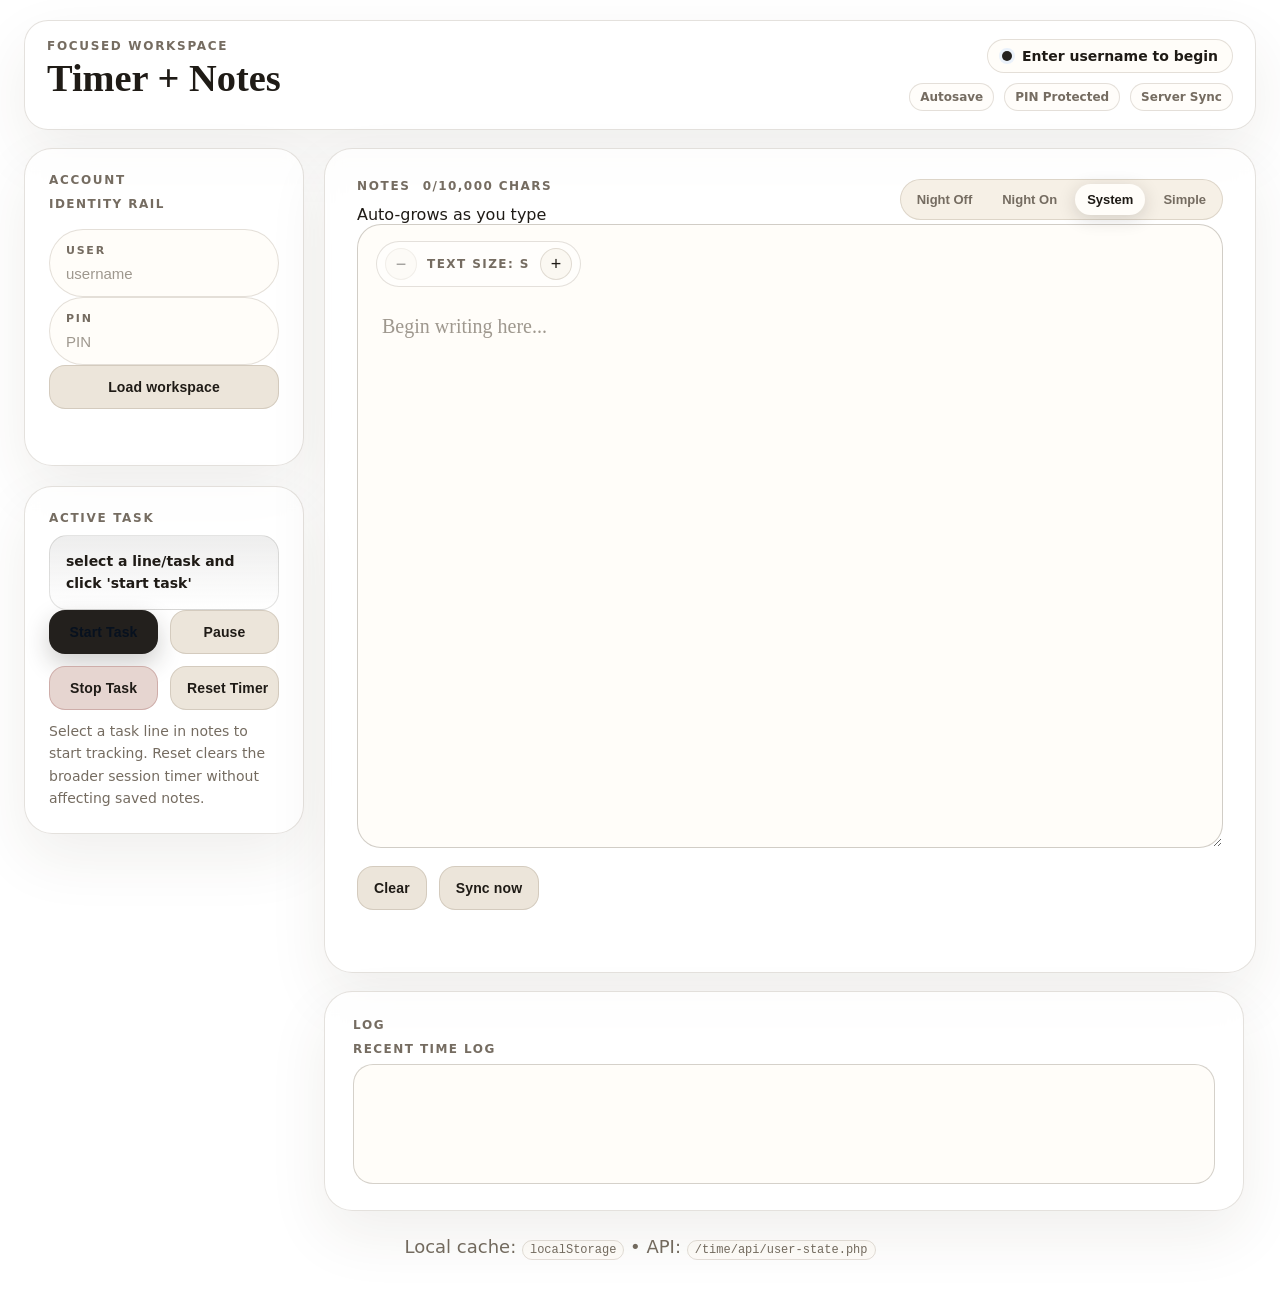
<file: index.html>
<!doctype html>
<html lang="en">
<head>
  <meta charset="utf-8" />
  <meta name="viewport" content="width=device-width,initial-scale=1" />
  <title>Timer + Notes</title>
  <link rel="stylesheet" href="styles.css" />
</head>
<body>
  <main class="container">
    <header class="header panel panelHero compactHeader">
      <div class="heroCopy compactHeroCopy">
        <p class="eyebrow">Focused workspace</p>
        <h1>Timer + Notes</h1>
      </div>

      <div class="headerMeta compactHeaderMeta">
        <div class="status" id="statusPill" title="Local + sync status">
          <span class="dot" id="statusDot"></span>
          <span id="statusText">Ready</span>
        </div>
        <div class="statusChips" aria-hidden="true">
          <span class="chip">Autosave</span>
          <span class="chip">PIN Protected</span>
          <span class="chip">Server Sync</span>
        </div>
      </div>
    </header>

    <section class="workspace">
      <div class="dashboardRow sidebarRail">
        <section class="panel accountPanel" aria-labelledby="accountHeading">
          <div class="panelHeaderStack">
            <p class="eyebrow" id="accountHeading">Account</p>
            <div class="label panelKicker">Identity rail</div>
          </div>

          <div class="accountStack">
            <label class="pillField" for="username">
              <span class="pillLabel">User</span>
              <input id="username" class="input pillInput" type="text" placeholder="username" autocomplete="off" />
            </label>

            <label class="pillField" for="pin">
              <span class="pillLabel">PIN</span>
              <input id="pin" class="input pillInput" type="password" placeholder="PIN" autocomplete="off" />
            </label>

            <button id="loadUserBtn" class="btn secondary userLoadBtn" type="button">Load workspace</button>
          </div>

          <p class="help subtle2 authMessage" id="authMsg"></p>
        </section>

        <section class="panel sidePanel taskPanel">
          <p class="eyebrow">Active task</p>
          <p class="help subtle2 taskStatusCopy highlightedStatus" id="taskStatus">select a line/task and click 'start task'</p>
          <div class="taskActions twoColumnActions">
            <button id="startLapBtn" class="btn" type="button">Start Task</button>
            <button id="pauseLapBtn" class="btn secondary" type="button" disabled>Pause</button>
            <button id="stopLapBtn" class="btn danger" type="button" disabled>Stop Task</button>
            <button id="timerResetBtn" class="btn secondary" type="button">Reset Timer</button>
          </div>
          <p class="help subtle2">Select a task line in notes to start tracking. Reset clears the broader session timer without affecting saved notes.</p>
        </section>
      </div>

      <div class="mainColumn">
        <section class="panel notesPanel editorialPanel">
          <div class="editorHeader">
            <div class="editorTitleBlock">
              <div class="notesHeadingRow">
                <p class="eyebrow">Notes</p>
                <div class="notesCounter" id="notesLabel">0/10,000 chars</div>
              </div>
              <div class="help editorialHelp">Auto-grows as you type</div>
            </div>

            <div class="editorMeta">
              <div class="segmentedControl" role="group" aria-label="Theme mode">
                <button id="themeLightBtn" class="segmentBtn" type="button" data-theme="light" aria-pressed="false">Night Off</button>
                <button id="themeDarkBtn" class="segmentBtn" type="button" data-theme="dark" aria-pressed="false">Night On</button>
                <button id="themeSystemBtn" class="segmentBtn" type="button" data-theme="system" aria-pressed="true">System</button>
                <button id="themeSimpleBtn" class="segmentBtn" type="button" data-theme="simple" aria-pressed="false">Simple</button>
              </div>
            </div>
          </div>

          <div class="editorSurface">
            <div class="editorToolbar" role="toolbar" aria-label="Notes controls">
              <div class="textSizeControls" role="group" aria-label="Text size controls">
                <button id="decreaseTextBtn" class="iconBtn" type="button" aria-label="Decrease notes text size">−</button>
                <span class="toolbarLabel" id="textSizeLabel">Text size: M</span>
                <button id="increaseTextBtn" class="iconBtn" type="button" aria-label="Increase notes text size">+</button>
              </div>
            </div>

            <textarea id="editor" class="textarea"
              rows="10"
              placeholder="Begin writing here..."
              maxlength="10000"
              spellcheck="true"
              aria-label="Notes (max 10,000 characters)"></textarea>
          </div>

        <div class="editorFooterActions">
          <button id="clearBtn" class="btn secondary" type="button">Clear</button>
          <button id="syncBtn" class="btn secondary" type="button">Sync now</button>
        </div>

        <div class="footerHelp" id="limitMsg" aria-live="polite"></div>
      </section>

        <section class="panel logPanel editorialLogPanel">
          <div class="logHeaderRow">
            <div>
              <p class="eyebrow">Log</p>
              <div class="label editorialLogTitle">Recent Time Log</div>
            </div>
          </div>
          <div id="logContainer" class="logContainer"></div>
        </section>
      </div>
    </section>

    <footer class="footer">
      <small class="subtle">
        Local cache: <code>localStorage</code> &bull; API: <code>/time/api/user-state.php</code>
      </small>
    </footer>
  </main>

  <script src="app.js?v=autosave_wpm_1"></script>
</body>
</html>
</file>
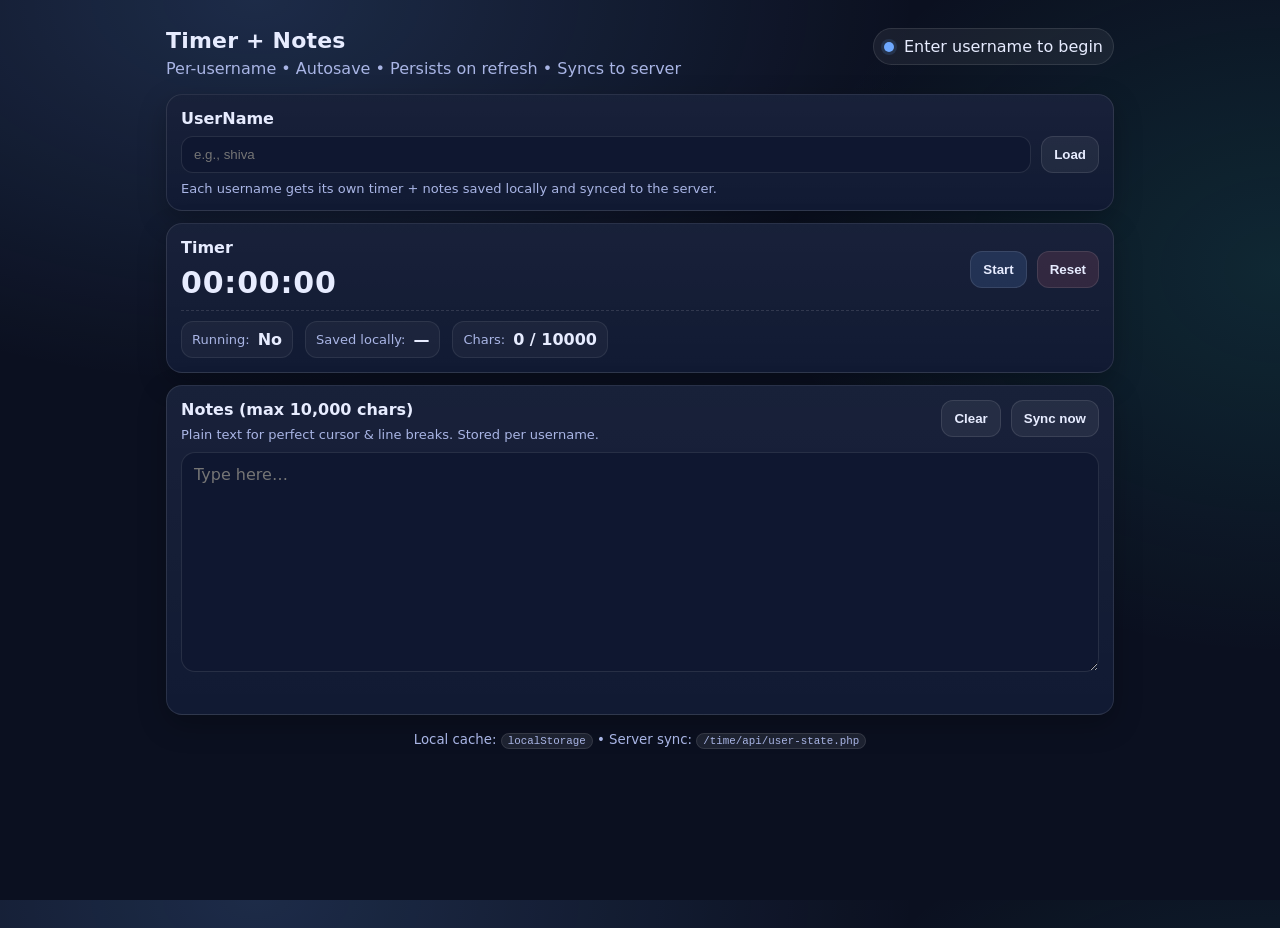
<file: Archive_time_v1/index.html>
<!doctype html>
<html lang="en">
<head>
  <meta charset="utf-8" />
  <meta name="viewport" content="width=device-width,initial-scale=1" />
  <title>Timer + Notes</title>
  <link rel="stylesheet" href="styles.css" />
</head>
<body>
  <main class="container">
    <header class="header">
      <div>
        <h1>Timer + Notes</h1>
        <p class="subtle">Per-username • Autosave • Persists on refresh • Syncs to server</p>
      </div>
      <div class="status" id="statusPill" title="Local + sync status">
        <span class="dot" id="statusDot"></span>
        <span id="statusText">Ready</span>
      </div>
    </header>

    <section class="panel">
      <label class="label" for="username">UserName</label>
      <div class="row">
        <input id="username" class="input" type="text" placeholder="e.g., shiva" autocomplete="off" />
        <button id="loadUserBtn" class="btn secondary" type="button">Load</button>
      </div>
      <p class="help">Each username gets its own timer + notes saved locally and synced to the server.</p>
    </section>

    <section class="panel">
      <div class="timerHeader">
        <div>
          <div class="label">Timer</div>
          <div class="timerValue" id="timerValue">00:00:00</div>
        </div>
        <div class="timerActions">
          <button id="timerToggleBtn" class="btn" type="button">Start</button>
          <button id="timerResetBtn" class="btn danger" type="button">Reset</button>
        </div>
      </div>

      <div class="metaRow">
        <div class="meta">
          <span class="metaKey">Running:</span>
          <span class="metaVal" id="runningVal">No</span>
        </div>
        <div class="meta">
          <span class="metaKey">Saved locally:</span>
          <span class="metaVal" id="savedAtVal">—</span>
        </div>
        <div class="meta">
          <span class="metaKey">Chars:</span>
          <span class="metaVal" id="charCount">0 / 10000</span>
        </div>
      </div>
    </section>

    <section class="panel">
      <div class="editorHeader">
        <div>
          <div class="label">Notes (max 10,000 chars)</div>
          <div class="help">Plain text for perfect cursor & line breaks. Stored per username.</div>
        </div>
        <div class="editorActions">
          <button id="clearBtn" class="btn secondary" type="button">Clear</button>
          <button id="syncBtn" class="btn secondary" type="button">Sync now</button>
        </div>
      </div>

      <textarea id="editor" class="textarea"
        placeholder="Type here…"
        maxlength="10000"
        spellcheck="true"
        aria-label="Notes (max 10,000 characters)"></textarea>

      <div class="footerHelp" id="limitMsg" aria-live="polite"></div>
    </section>

    <footer class="footer">
      <small class="subtle">
        Local cache: <code>localStorage</code> • Server sync: <code>/time/api/user-state.php</code>
      </small>
    </footer>
  </main>

  <!-- cache bust if needed: app.js?v=1 -->
  <script src="app.js"></script>
</body>
</html>
</file>
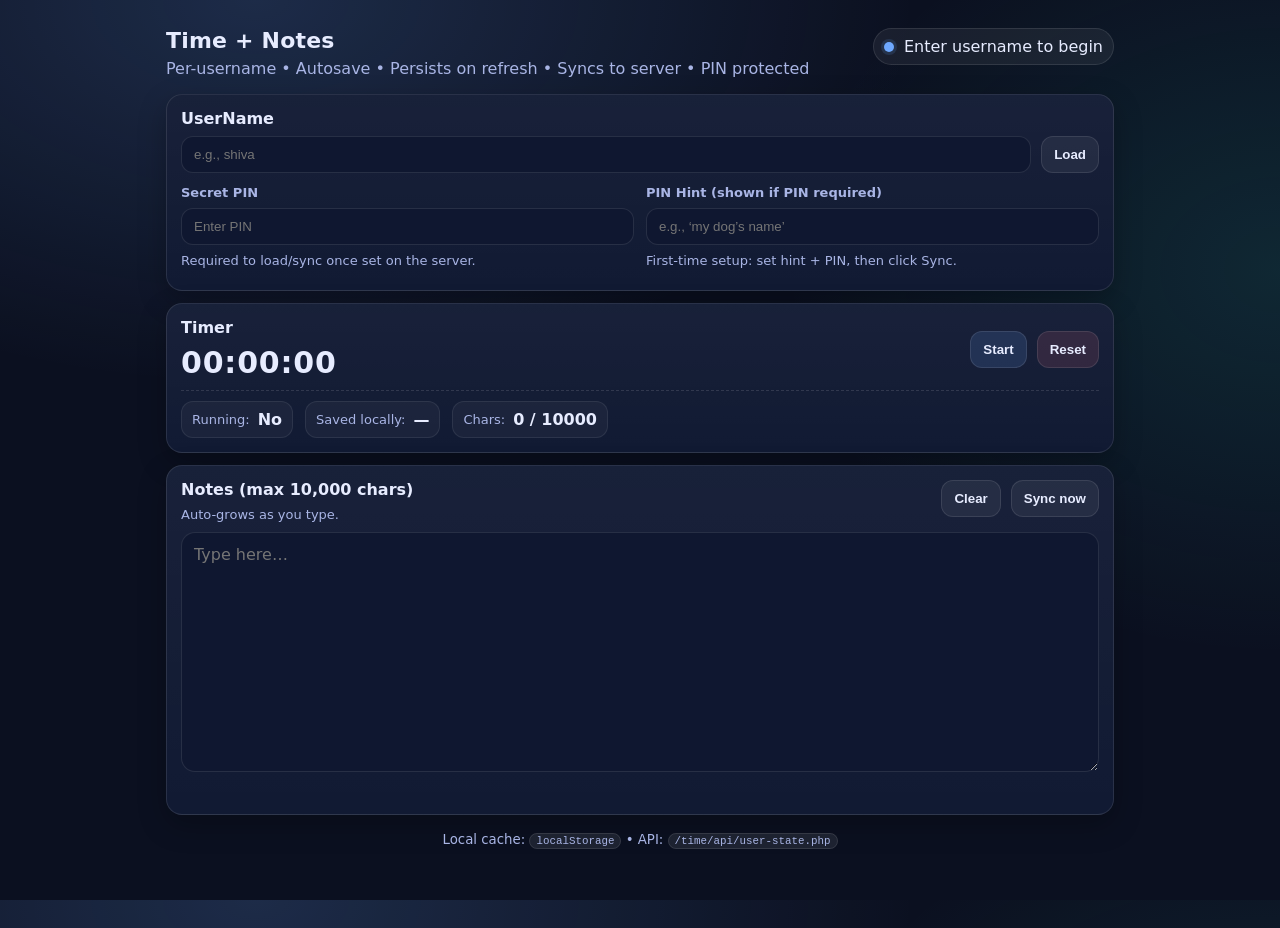
<file: Archive_time_v2/index.html>
<!doctype html>
<html lang="en">
<head>
  <meta charset="utf-8" />
  <meta name="viewport" content="width=device-width,initial-scale=1" />
  <title>Time + Notes</title>
  <link rel="stylesheet" href="styles.css" />
</head>
<body>
  <main class="container">
    <header class="header">
      <div>
        <h1>Time + Notes</h1>
        <p class="subtle">Per-username • Autosave • Persists on refresh • Syncs to server • PIN protected</p>
      </div>
      <div class="status" id="statusPill" title="Local + sync status">
        <span class="dot" id="statusDot"></span>
        <span id="statusText">Ready</span>
      </div>
    </header>

    <section class="panel">
      <label class="label" for="username">UserName</label>
      <div class="row">
        <input id="username" class="input" type="text" placeholder="e.g., shiva" autocomplete="off" />
        <button id="loadUserBtn" class="btn secondary" type="button">Load</button>
      </div>

      <div class="grid2">
        <div>
          <label class="label small" for="pin">Secret PIN</label>
          <input id="pin" class="input" type="password" placeholder="Enter PIN" autocomplete="off" />
          <p class="help">Required to load/sync once set on the server.</p>
        </div>
        <div>
          <label class="label small" for="pinHint">PIN Hint (shown if PIN required)</label>
          <input id="pinHint" class="input" type="text" placeholder="e.g., ‘my dog’s name’" autocomplete="off" />
          <p class="help">First-time setup: set hint + PIN, then click Sync.</p>
        </div>
      </div>

      <p class="help subtle2" id="authMsg"></p>
    </section>

    <section class="panel">
      <div class="timerHeader">
        <div>
          <div class="label">Timer</div>
          <div class="timerValue" id="timerValue">00:00:00</div>
        </div>
        <div class="timerActions">
          <button id="timerToggleBtn" class="btn" type="button">Start</button>
          <button id="timerResetBtn" class="btn danger" type="button">Reset</button>
        </div>
      </div>

      <div class="metaRow">
        <div class="meta">
          <span class="metaKey">Running:</span>
          <span class="metaVal" id="runningVal">No</span>
        </div>
        <div class="meta">
          <span class="metaKey">Saved locally:</span>
          <span class="metaVal" id="savedAtVal">—</span>
        </div>
        <div class="meta">
          <span class="metaKey">Chars:</span>
          <span class="metaVal" id="charCount">0 / 10000</span>
        </div>
      </div>
    </section>

    <section class="panel">
      <div class="editorHeader">
        <div>
          <div class="label">Notes (max 10,000 chars)</div>
          <div class="help">Auto-grows as you type.</div>
        </div>
        <div class="editorActions">
          <button id="clearBtn" class="btn secondary" type="button">Clear</button>
          <button id="syncBtn" class="btn secondary" type="button">Sync now</button>
        </div>
      </div>

      <textarea id="editor" class="textarea"
        rows="10"
        placeholder="Type here…"
        maxlength="10000"
        spellcheck="true"
        aria-label="Notes (max 10,000 characters)"></textarea>

      <div class="footerHelp" id="limitMsg" aria-live="polite"></div>
    </section>

    <footer class="footer">
      <small class="subtle">
        Local cache: <code>localStorage</code> • API: <code>/time/api/user-state.php</code>
      </small>
    </footer>
  </main>

  <script src="app.js?v=pin_autogrow_1"></script>
</body>
</html>
</file>
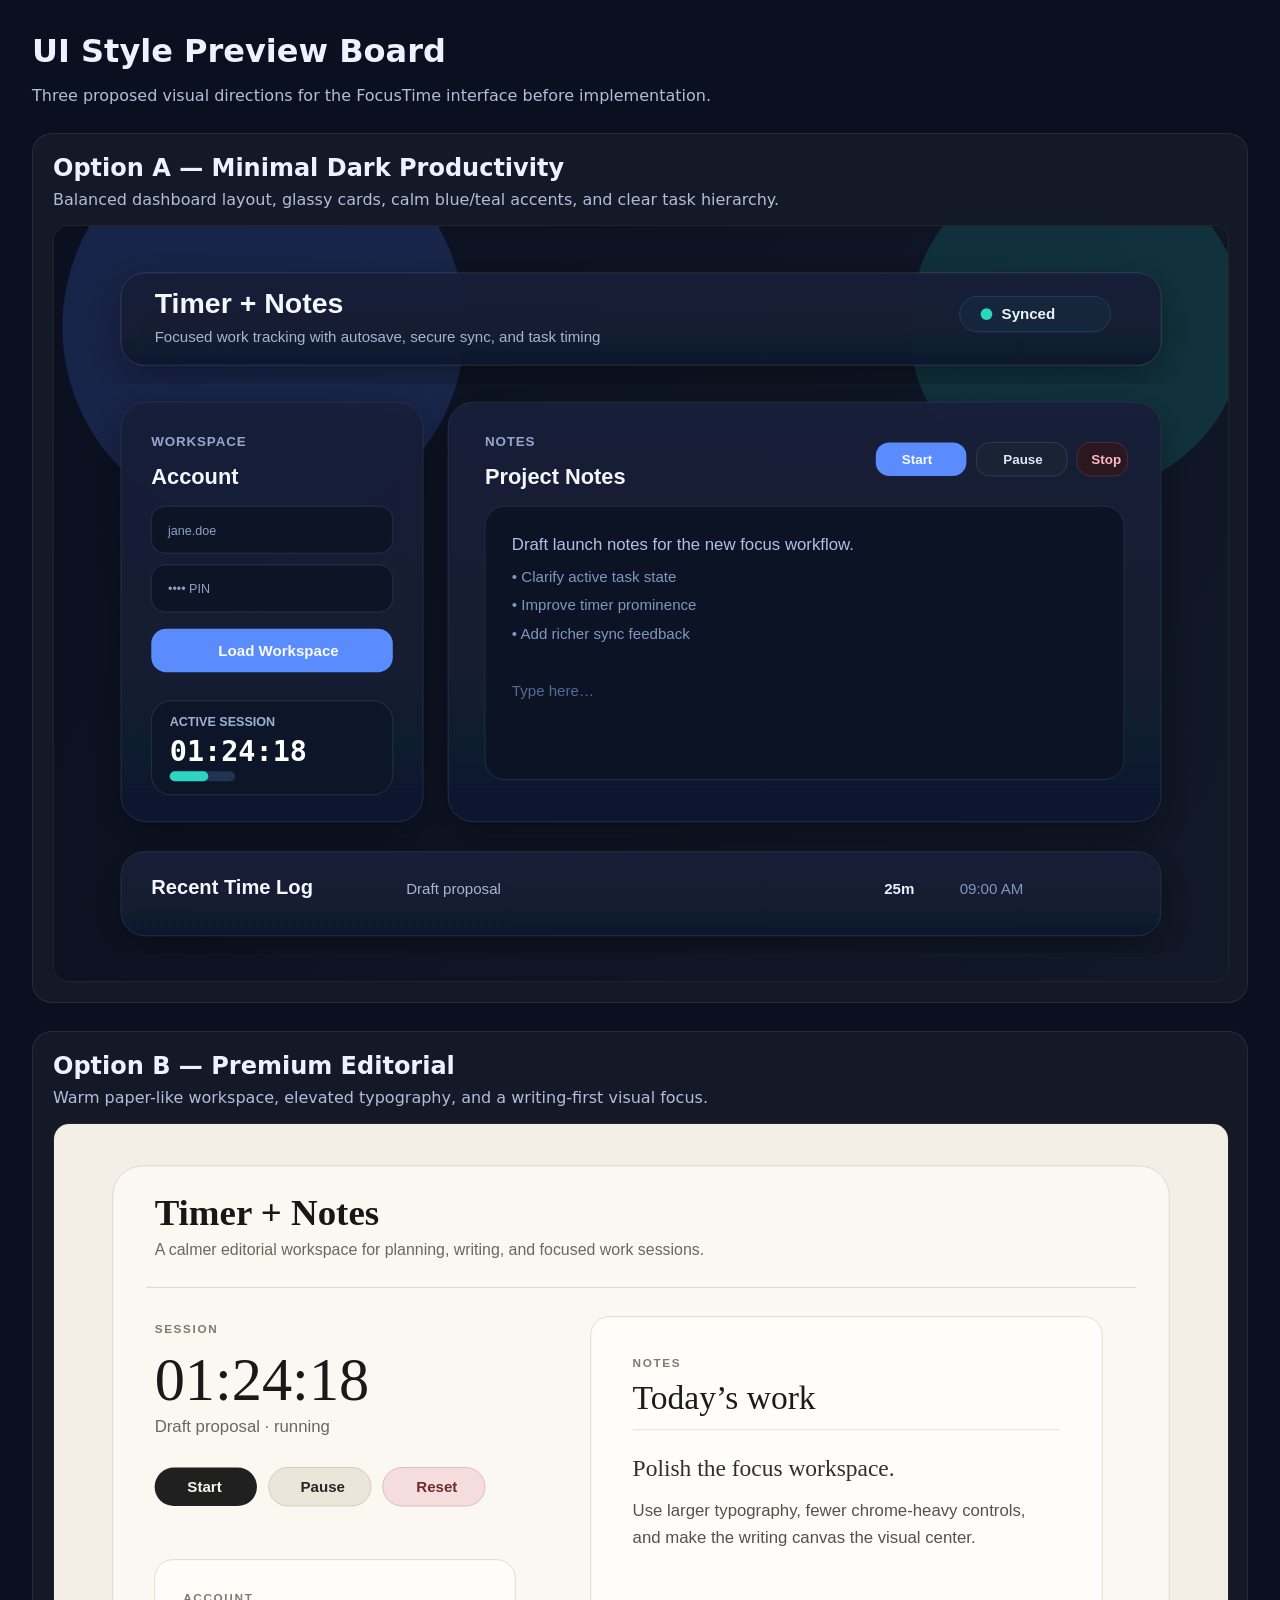
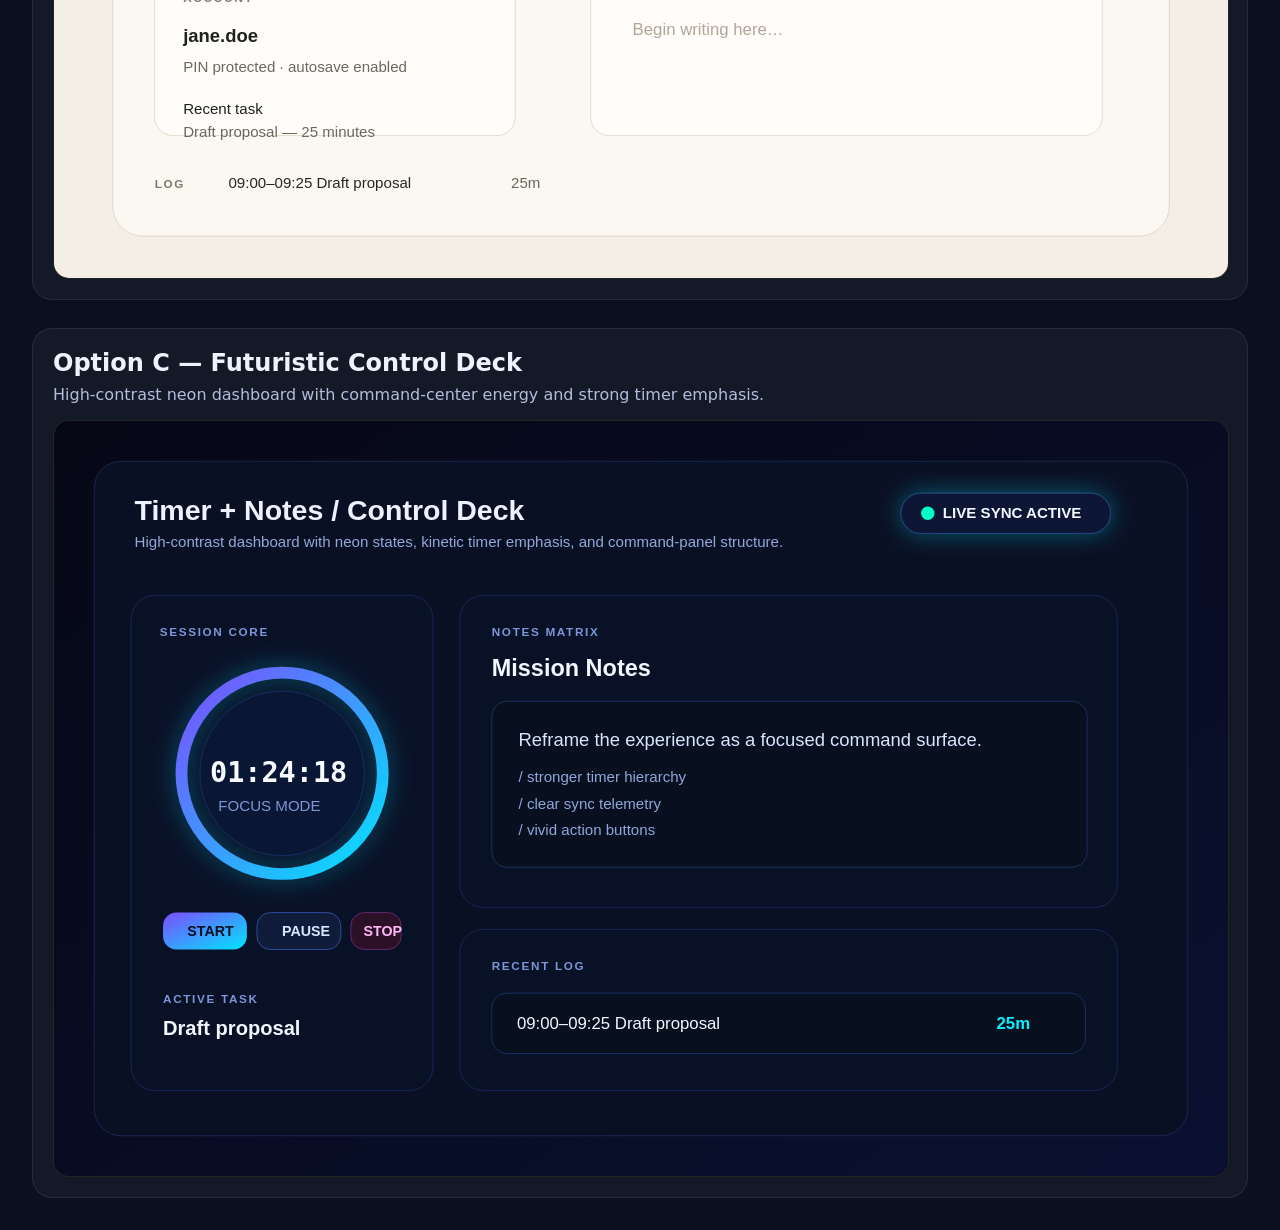
<file: design-previews/index.html>
<!doctype html>
<html lang="en">
<head>
  <meta charset="utf-8" />
  <meta name="viewport" content="width=device-width,initial-scale=1" />
  <title>FocusTime UI Style Previews</title>
  <style>
    body {
      margin: 0;
      font-family: Inter, system-ui, sans-serif;
      background: #0b1020;
      color: #eef2ff;
      padding: 32px;
    }
    h1 { margin: 0 0 8px; }
    p { color: #b2bddb; max-width: 900px; }
    .grid {
      display: grid;
      grid-template-columns: 1fr;
      gap: 28px;
      margin-top: 28px;
    }
    .card {
      background: rgba(255,255,255,.04);
      border: 1px solid rgba(255,255,255,.08);
      border-radius: 20px;
      padding: 20px;
    }
    .card h2 { margin: 0 0 8px; }
    .card p { margin: 0 0 16px; }
    img {
      width: 100%;
      border-radius: 16px;
      display: block;
      border: 1px solid rgba(255,255,255,.08);
      background: #111;
    }
  </style>
</head>
<body>
  <h1>UI Style Preview Board</h1>
  <p>Three proposed visual directions for the FocusTime interface before implementation.</p>
  <div class="grid">
    <section class="card">
      <h2>Option A — Minimal Dark Productivity</h2>
      <p>Balanced dashboard layout, glassy cards, calm blue/teal accents, and clear task hierarchy.</p>
      <img src="minimal-dark.svg" alt="Minimal dark productivity preview" />
    </section>
    <section class="card">
      <h2>Option B — Premium Editorial</h2>
      <p>Warm paper-like workspace, elevated typography, and a writing-first visual focus.</p>
      <img src="premium-editorial.svg" alt="Premium editorial preview" />
    </section>
    <section class="card">
      <h2>Option C — Futuristic Control Deck</h2>
      <p>High-contrast neon dashboard with command-center energy and strong timer emphasis.</p>
      <img src="futuristic-control.svg" alt="Futuristic control deck preview" />
    </section>
  </div>
</body>
</html>
</file>
<file: styles.css>
:root{
  --bg:#f3efe7;
  --bg2:#ece4d8;
  --panel:#fbf8f2;
  --panel-strong:#fffdf9;
  --panel-soft:#f6f0e6;
  --panel-glass:rgba(255,255,255,.72);
  --text:#1f1b16;
  --muted:#756c61;
  --border:rgba(91,73,48,.16);
  --accent:#23201d;
  --accent-soft:#ece5da;
  --good:#4f7b64;
  --warn:#b88436;
  --bad:#9d5757;
  --glow:rgba(35,32,29,.08);
  --shadow:0 24px 60px rgba(66,46,24,.08);
  --editor-font-size:24px;
}

*{ box-sizing:border-box; }

html[data-theme="dark"]{
  --bg:#171411;
  --bg2:#0d0b09;
  --panel:#221c17;
  --panel-strong:#2a221c;
  --panel-soft:#1d1814;
  --text:#f4ece2;
  --muted:#b8aa9b;
  --border:rgba(255,235,214,.12);
  --accent:#f2e7da;
  --accent-soft:#382f28;
  --good:#78b395;
  --warn:#d2a45c;
  --bad:#cf8282;
  --shadow:0 24px 60px rgba(0,0,0,.32);
}

html[data-theme="dark"] .btn{
  color:#1f1b16;
}

html[data-theme="dark"] .btn.secondary,
html[data-theme="dark"] .btn.danger{
  color:var(--text);
}

html[data-theme="simple"]{
  --bg:#ffffff;
  --bg2:#ffffff;
  --panel:transparent;
  --panel-strong:transparent;
  --panel-soft:transparent;
  --panel-glass:transparent;
  --text:#000000;
  --muted:#444444;
  --border:#bfbfbf;
  --accent:#f3f3f3;
  --accent-soft:#f8f8f8;
  --good:#008000;
  --warn:#9a6700;
  --bad:#b00020;
  --glow:transparent;
  --shadow:none;
}

html[data-theme="simple"] body{
  background:#fff;
  color:#000;
  font-family: serif;
}

html[data-theme="simple"] .container{
  max-width:none;
  margin:0;
  padding:8px;
}

html[data-theme="simple"] .panel,
html[data-theme="simple"] .editorSurface,
html[data-theme="simple"] .status,
html[data-theme="simple"] .chip,
html[data-theme="simple"] .textSizeControls,
html[data-theme="simple"] .pillField,
html[data-theme="simple"] .highlightedStatus,
html[data-theme="simple"] .logContainer{
  background:transparent;
  border:0;
  border-radius:0;
  box-shadow:none;
  backdrop-filter:none;
  padding-left:0;
  padding-right:0;
}

html[data-theme="simple"] .panel{
  padding:0;
}

html[data-theme="simple"] .header,
html[data-theme="simple"] .editorHeader,
html[data-theme="simple"] .logHeaderRow{
  gap:12px;
}

html[data-theme="simple"] .workspace{
  grid-template-columns: minmax(220px, 280px) minmax(0, 1fr);
  gap:16px;
}

html[data-theme="simple"] .btn,
html[data-theme="simple"] .segmentBtn,
html[data-theme="simple"] .iconBtn{
  width:auto;
  padding:2px 8px;
  border:1px solid var(--border);
  border-radius:0;
  background:#f5f5f5;
  color:#000;
  box-shadow:none;
  font-weight:400;
}

html[data-theme="simple"] .segmentBtn[aria-pressed="true"]{
  background:#e9e9e9;
}

html[data-theme="simple"] .input,
html[data-theme="simple"] .textarea{
  background:#fff;
  border:1px solid var(--border);
  border-radius:0;
  color:#000;
  font-family: serif;
}

html[data-theme="simple"] .textarea{
  min-height:420px;
  line-height:1.5;
  padding:8px;
}

html[data-theme="simple"] .editorToolbar{
  padding:0 0 8px;
}

html[data-theme="simple"] .subtle,
html[data-theme="simple"] .subtle2,
html[data-theme="simple"] .eyebrow,
html[data-theme="simple"] .notesCounter,
html[data-theme="simple"] .toolbarLabel,
html[data-theme="simple"] .editorialLogTitle,
html[data-theme="simple"] .pillLabel{
  color:#000;
  letter-spacing:normal;
  text-transform:none;
}

html[data-theme="simple"] h1{
  font-family: serif;
}


.notesHeadingRow{
  display:flex;
  align-items:center;
  gap:12px;
  flex-wrap:wrap;
}

.notesHeadingRow .eyebrow{
  margin:0;
}

.notesCounter,
.toolbarLabel,
.editorialLogTitle{
  font-size:13px;
  font-weight:600;
  color:var(--muted);
}

.editorTitleBlock{
  display:flex;
  flex-direction:column;
  gap:6px;
}

.segmentedControl{
  display:inline-flex;
  gap:6px;
  padding:4px;
  background:var(--panel-soft);
  border:1px solid var(--border);
  border-radius:999px;
}

.segmentBtn{
  border:0;
  background:transparent;
  color:var(--muted);
  padding:8px 12px;
  border-radius:999px;
  font-size:13px;
  font-weight:700;
  cursor:pointer;
}

.segmentBtn[aria-pressed="true"]{
  background:var(--panel-strong);
  color:var(--text);
  box-shadow:0 4px 18px rgba(66,46,24,.08);
}

.editorSurface{
  background: var(--panel-strong);
  border: 1px solid rgba(91,73,48,.12);
  border-radius: 22px;
}

.editorToolbar{
  display:flex;
  align-items:center;
  justify-content:flex-start;
  padding:14px 18px 0;
}

.textSizeControls{
  display:inline-flex;
  align-items:center;
  gap:10px;
  padding:6px 8px;
  background:rgba(255,255,255,.55);
  border:1px solid var(--border);
  border-radius:999px;
}

.iconBtn{
  width:32px;
  height:32px;
  border-radius:50%;
  border:1px solid var(--border);
  background:var(--panel);
  color:var(--text);
  cursor:pointer;
  font-size:18px;
  line-height:1;
}

.iconBtn:disabled{
  opacity:.45;
  cursor:not-allowed;
}
html,body{ min-height:100%; }
body{
  margin:0;
  font-family: Inter, ui-sans-serif, system-ui, -apple-system, Segoe UI, Roboto, Helvetica, Arial, sans-serif;
  background: linear-gradient(180deg, var(--bg) 0%, var(--bg-alt) 100%);
  color:var(--text);
}

html[data-theme="dark"]{
  --bg:#050816;
  --bg2:#091120;
  --panel:#0c1627;
  --panel-strong:#101e34;
  --panel-soft:#0b1325;
  --panel-glass:rgba(11,20,37,.88);
  --text:#ecf7ff;
  --muted:#88a0c0;
  --border:rgba(0,229,255,.16);
  --accent:#1df2ff;
  --accent-soft:#11253b;
  --good:#67ffba;
  --warn:#ffd45f;
  --bad:#ff5ca8;
  --glow:rgba(0,229,255,.18);
  --shadow:0 30px 90px rgba(0,0,0,.45);
}

.container{
  max-width: 1380px;
  margin: 0 auto;
  padding: 20px 24px 32px;
}

.header{
  display:flex;
  justify-content:space-between;
  align-items:flex-start;
  gap:18px;
  margin-bottom:18px;
}

.panel{
  background: var(--panel-glass);
  border: 1px solid var(--border);
  border-radius: 28px;
  padding: 24px;
  box-shadow: var(--shadow);
  backdrop-filter: blur(10px);
}

.compactHeader{
  padding: 16px 20px;
  border-radius: 22px;
}

.compactHeader{
  padding: 18px 22px;
  border-radius: 24px;
}

.panelHero{
  background: color-mix(in srgb, var(--panel-glass) 88%, white 12%);
}

.compactHeroCopy h1{
  font-size: clamp(1.8rem, 3vw, 2.6rem);
}

.compactHeroCopy .eyebrow{
  margin-bottom: 6px;
}

.heroCopy{ max-width: 760px; }
.compactHeroCopy h1{ font-size: clamp(1.95rem, 3vw, 2.9rem); }
.compactHeroCopy .eyebrow{ margin-bottom: 6px; }
.heroSubtle{ max-width: 58ch; font-size: 15px; margin-top: 10px; }

.eyebrow{
  margin:0 0 12px;
  color:var(--muted);
  font-size:12px;
  font-weight:700;
  letter-spacing:.14em;
  text-transform:uppercase;
  color:var(--muted);
}

.eyebrow{ margin:0 0 10px; }

h1{
  margin:0;
  font-family: Georgia, "Times New Roman", serif;
  font-size:clamp(2rem, 4vw, 3.7rem);
  line-height:1.02;
  color:var(--text);
}

.subtle{ color:var(--muted); margin:14px 0 0; font-size:18px; line-height:1.6; }
.subtle2{ color:var(--muted); margin:10px 0 0; font-size:14px; line-height:1.6; }
.label{ display:block; font-weight:600; margin-bottom:8px; font-size:14px; }
.panelKicker,
.notesCounter,
.toolbarLabel,
.editorialLogTitle,
.taskSignalLabel{
  font-size:12px;
  font-weight:700;
  color:var(--muted);
  text-transform:uppercase;
  letter-spacing:.12em;
}

.headerMeta{
  display:flex;
  flex-direction:column;
  align-items:flex-end;
  gap:12px;
  min-width:240px;
}

.compactHeaderMeta{
  gap: 10px;
}

.status{
  display:flex;
  align-items:center;
  gap:10px;
  background: var(--panel-strong);
  border: 1px solid var(--border);
  padding: 8px 14px;
  border-radius: 999px;
  user-select:none;
  font-size:14px;
  font-weight:700;
}

.dot{
  width:10px;
  height:10px;
  border-radius:50%;
  background: var(--good);
  box-shadow: 0 0 0 4px color-mix(in srgb, var(--good) 18%, transparent);
}

html[data-theme="dark"] .dot{ box-shadow:0 0 0 4px rgba(242,201,76,.2); }

.statusChips,
.commandBadges,
.editorMeta{
  display:flex;
  flex-wrap:wrap;
  gap:10px;
}

.chip{
  display:inline-flex;
  align-items:center;
  border-radius:999px;
  border:1px solid var(--border);
  background: color-mix(in srgb, var(--panel-strong) 74%, transparent);
  color:var(--muted);
  padding:6px 10px;
  font-size:12px;
  font-weight:600;
}

.workspace{
  display:grid;
  grid-template-columns: minmax(220px, 280px) minmax(0, 1.25fr);
  gap:20px;
  align-items:start;
}

.sidebarRail,
.mainColumn{
  display:flex;
  flex-direction:column;
  gap:18px;
}

.workspace{ gap:20px; }
.dashboardRow{
  display:flex;
  flex-direction:column;
  gap:20px;
  align-items:stretch;
}

.accountPanel,
.commandPanel,
.notesPanel,
.logPanel{
  position:relative;
  overflow:hidden;
}

html[data-theme="dark"] .accountPanel,
html[data-theme="dark"] .commandPanel,
html[data-theme="dark"] .notesPanel,
html[data-theme="dark"] .logPanel,
html[data-theme="dark"] .header{
  box-shadow:
    0 0 0 1px rgba(0,229,255,.06),
    0 24px 70px rgba(0,0,0,.45),
    0 0 40px rgba(0,229,255,.05);
}

html[data-theme="dark"] .commandPanel::before,
html[data-theme="dark"] .notesPanel::before{
  content:"";
  position:absolute;
  inset:-1px;
  background:linear-gradient(135deg, rgba(0,229,255,.16), transparent 35%, rgba(124,255,178,.12) 65%, transparent 100%);
  pointer-events:none;
  mask:linear-gradient(#fff 0 0) content-box, linear-gradient(#fff 0 0);
  -webkit-mask:linear-gradient(#fff 0 0) content-box, linear-gradient(#fff 0 0);
  padding:1px;
  border-radius:inherit;
  -webkit-mask-composite:xor;
  mask-composite:exclude;
}

.panelHeaderStack{ margin-bottom: 18px; }
.commandHeader,
.editorHeader,
.logHeaderRow{
  display:flex;
  justify-content:space-between;
  gap:18px;
  align-items:flex-start;
}

.commandHeader{ margin-bottom: 18px; }
.commandBadges,
.editorMeta{ display:flex; flex-wrap:wrap; gap:10px; align-items:center; justify-content:flex-end; }

.accountStack{ gap:12px; }
.pillField{
  display:flex;
  flex-direction:column;
  gap:8px;
  padding:14px 16px;
  border:1px solid var(--border);
  border-radius:999px;
  background:var(--panel-strong);
}

.pillLabel{
  font-size:11px;
  font-weight:800;
  letter-spacing:.16em;
  text-transform:uppercase;
  color:var(--muted);
}

.input{
  width:100%;
  background: transparent;
  border: 0;
  color: var(--text);
  outline: none;
  font-size: 15px;
  padding:0;
}

.input::placeholder,
.textarea::placeholder{ color:color-mix(in srgb, var(--muted) 70%, transparent); }

.userLoadBtn,
.btn{ width:100%; }
.btn{
  border: 1px solid transparent;
  background: var(--accent);
  color: #07111f;
  padding: 13px 16px;
  border-radius: 16px;
  cursor:pointer;
  font-weight:700;
  font-size:14px;
  letter-spacing:.01em;
  transition: transform .04s ease, opacity .15s ease, background .15s ease, box-shadow .15s ease;
  white-space:nowrap;
  box-shadow: 0 10px 24px color-mix(in srgb, var(--accent) 22%, transparent);
}
.btn:hover{ opacity:.95; }
.btn:active{ transform: translateY(1px); }
.btn.secondary{
  background: var(--accent-soft);
  color: var(--text);
  border-color: var(--border);
  box-shadow:none;
}

.btn.danger{
  background: color-mix(in srgb, var(--bad) 22%, var(--panel));
  color: var(--text);
  border-color: color-mix(in srgb, var(--bad) 32%, transparent);
  box-shadow:none;
}

.authMessage{ min-height: 22px; }

.taskActions{
  display:grid;
  gap:12px;
}

.taskActions .btn{
  width:100%;
}


.taskSignalBand{
  padding:18px;
  border-radius:22px;
  background: linear-gradient(135deg, color-mix(in srgb, var(--panel-strong) 85%, transparent), color-mix(in srgb, var(--accent-soft) 85%, transparent));
  border:1px solid var(--border);
  margin-bottom:16px;
}

.highlightedStatus{
  margin:10px 0 0;
  padding:18px;
  border-radius:18px;
  background: linear-gradient(180deg, color-mix(in srgb, var(--glow) 50%, transparent), color-mix(in srgb, var(--panel-strong) 88%, transparent));
  border: 1px solid color-mix(in srgb, var(--accent) 18%, var(--border));
  color: var(--text);
  font-weight: 700;
  line-height:1.6;
  box-shadow: inset 0 0 0 1px rgba(255,255,255,.02);
}

html[data-theme="dark"] .commandPanel.is-running .highlightedStatus{
  box-shadow: 0 0 0 1px rgba(0,229,255,.12), 0 0 28px rgba(0,229,255,.14);
  border-color: rgba(0,229,255,.35);
}

html[data-theme="dark"] .commandPanel.is-paused .highlightedStatus{
  box-shadow: 0 0 0 1px rgba(255,212,95,.12), 0 0 28px rgba(255,212,95,.12);
  border-color: rgba(255,212,95,.34);
}

.notesPanel{
  min-height: 78vh;
}

.logPanel{
  max-width: 920px;
}

.editorialPanel{
  min-height: 780px;
}

.commandActions{ grid-template-columns: repeat(2, minmax(0, 1fr)); }
.commandHelp{ max-width: 70ch; }

.notesPanel{ padding:30px 32px; min-height: 72vh; }
.editorialPanel{ min-height: 780px; }
.notesHeadingRow{ display:flex; align-items:center; gap:12px; flex-wrap:wrap; }
.notesHeadingRow .eyebrow{ margin:0; }
.editorialHelp{ margin-top:6px; }

.segmentedControl{
  display:inline-flex;
  gap:6px;
  padding:4px;
  background:var(--panel-soft);
  border:1px solid var(--border);
  border-radius:999px;
}


.segmentBtn[aria-pressed="true"]{
  background:var(--panel-strong);
  color:var(--text);
  box-shadow:0 4px 18px color-mix(in srgb, var(--accent) 16%, transparent);
}

.editorSurface{
  background: var(--panel-strong);
  border: 1px solid color-mix(in srgb, var(--accent) 10%, var(--border));
  border-radius: 24px;
  box-shadow: inset 0 1px 0 rgba(255,255,255,.08);
}

html[data-theme="dark"] .editorSurface{
  box-shadow: inset 0 1px 0 rgba(255,255,255,.04), 0 0 30px rgba(0,229,255,.05);
}

.editorToolbar{
  display:flex;
  align-items:center;
  justify-content:flex-start;
  padding:16px 18px 0;
}

.textSizeControls{
  display:inline-flex;
  align-items:center;
  gap:10px;
  justify-content:flex-end;
  align-items:center;
}

.iconBtn:disabled{ opacity:.45; cursor:not-allowed; }

.textarea{
  width:100%;
  min-height: 560px;
  resize: vertical;
  overflow: hidden;
  background: transparent;
  border: 0;
  border-radius: 0 0 22px 22px;
  padding: 20px 24px 30px;
  outline:none;
  line-height: 1.9;
  font-family: Georgia, "Times New Roman", serif;
  font-size: var(--editor-font-size, 24px);
  color: var(--text);
  display:block;
}

.textarea:focus,
.pillField:focus-within{
  box-shadow: 0 0 0 4px color-mix(in srgb, var(--accent) 12%, transparent);
}

.editorFooterActions{
  display:flex;
  gap:12px;
  flex-wrap:wrap;
  justify-content:flex-start;
  margin-top:18px;
}
.editorFooterActions .btn{ width:auto; }
.footerHelp{ margin-top:12px; min-height:20px; color:var(--muted); font-size:13px; }

.logPanel{ padding:26px 28px; }
.logContainer{
  min-height: 120px;
  max-height: 240px;
  overflow-y: auto;
  font-family: ui-monospace, SFMono-Regular, Menlo, monospace;
  line-height:1.7;
  color:var(--text);
  background: var(--panel-strong);
  border:1px solid color-mix(in srgb, var(--accent) 8%, var(--border));
  border-radius:20px;
  padding:18px 20px;
}

.footer{ margin-top: 22px; text-align:center; }
code{
  background: color-mix(in srgb, var(--panel-strong) 82%, transparent);
  border: 1px solid var(--border);
  padding: 2px 7px;
  border-radius: 999px;
  font-size: 12px;
}

@media (max-width: 980px){
  .notesHeadingRow{ align-items:flex-start; }
  .editorMeta{ justify-content:flex-start; }
  .segmentedControl{ flex-wrap:wrap; border-radius:22px; }
  .editorToolbar{ padding:12px 14px 0; }
  .textarea{ min-height: 420px; padding: 18px 18px 24px; font-size: var(--editor-font-size, 21px); }
  .container{ padding: 20px 16px 32px; }
  .header,
  .commandHeader,
  .editorHeader,
  .logHeaderRow{ flex-direction:column; }
  .notesPanel,
  .logPanel{ padding:24px 20px; }
}


.highlightedStatus{
  padding: 14px 16px;
  border-radius: 18px;
  background: linear-gradient(180deg, rgba(35,32,29,.08), rgba(255,255,255,.7));
  border: 1px solid rgba(35,32,29,.12);
  color: var(--text);
  font-weight: 600;
}

.twoColumnActions{
  grid-template-columns: repeat(2, minmax(0, 1fr));
}

@media (max-width: 900px){
  .workspace{
    grid-template-columns: 1fr;
  }

  .notesPanel{
    min-height: 68vh;
  }

  .twoColumnActions{
    grid-template-columns: 1fr;
  }
}


.highlightedStatus{
  padding: 14px 16px;
  border-radius: 18px;
  background: linear-gradient(180deg, rgba(35,32,29,.08), rgba(255,255,255,.7));
  border: 1px solid rgba(35,32,29,.12);
  color: var(--text);
  font-weight: 600;
}

.twoColumnActions{
  grid-template-columns: repeat(2, minmax(0, 1fr));
}

@media (max-width: 900px){
  .workspace{
    grid-template-columns: 1fr;
  }

  .notesPanel{
    min-height: 68vh;
  }

  .twoColumnActions{
    grid-template-columns: 1fr;
  }
}
</file>
<file: Archive_time_v1/styles.css>
:root{
  --bg:#0b1020;
  --panel:#111a33;
  --panel2:#0f1730;
  --text:#e7ecff;
  --muted:#a9b5e5;
  --border:rgba(255,255,255,.10);
  --accent:#6ea8ff;
  --good:#2dd4bf;
  --warn:#fbbf24;
  --bad:#fb7185;
}

*{ box-sizing:border-box; }
html,body{ height:100%; }
body{
  margin:0;
  font-family: ui-sans-serif, system-ui, -apple-system, Segoe UI, Roboto, Helvetica, Arial, "Apple Color Emoji","Segoe UI Emoji";
  background: radial-gradient(1200px 700px at 20% 0%, rgba(110,168,255,.18), transparent 55%),
              radial-gradient(900px 700px at 100% 30%, rgba(45,212,191,.12), transparent 55%),
              var(--bg);
  color:var(--text);
}

.container{
  max-width: 980px;
  margin: 28px auto;
  padding: 0 16px 32px;
}

.header{
  display:flex;
  align-items:flex-start;
  justify-content:space-between;
  gap:16px;
  margin-bottom:16px;
}

h1{ margin:0; font-size: 22px; letter-spacing:.2px; }
.subtle{ color:var(--muted); margin:6px 0 0; }

.panel{
  background: linear-gradient(180deg, rgba(255,255,255,.03), transparent), var(--panel);
  border: 1px solid var(--border);
  border-radius: 16px;
  padding: 14px;
  margin-top: 12px;
  box-shadow: 0 10px 28px rgba(0,0,0,.25);
}

.label{
  display:block;
  font-weight: 600;
  margin-bottom: 8px;
}

.row{
  display:flex;
  gap:10px;
  align-items:center;
}

.input{
  width: min(520px, 100%);
  flex: 1;
  background: var(--panel2);
  border: 1px solid var(--border);
  color: var(--text);
  border-radius: 12px;
  padding: 10px 12px;
  outline: none;
}

.input:focus{
  border-color: rgba(110,168,255,.7);
  box-shadow: 0 0 0 3px rgba(110,168,255,.2);
}

.help{
  margin: 8px 0 0;
  color: var(--muted);
  font-size: 13px;
}

.btn{
  border: 1px solid var(--border);
  background: rgba(110,168,255,.15);
  color: var(--text);
  padding: 10px 12px;
  border-radius: 12px;
  cursor:pointer;
  font-weight: 600;
  transition: transform .04s ease, background .15s ease;
  white-space:nowrap;
}

.btn:hover{ background: rgba(110,168,255,.22); }
.btn:active{ transform: translateY(1px); }

.btn.secondary{
  background: rgba(255,255,255,.06);
}
.btn.secondary:hover{
  background: rgba(255,255,255,.10);
}

.btn.danger{
  background: rgba(251,113,133,.12);
}
.btn.danger:hover{
  background: rgba(251,113,133,.18);
}

.timerHeader{
  display:flex;
  justify-content:space-between;
  gap:16px;
  align-items:center;
}

.timerValue{
  font-variant-numeric: tabular-nums;
  font-size: 30px;
  font-weight: 800;
  letter-spacing: .8px;
  margin-top: 6px;
}

.timerActions{
  display:flex;
  gap:10px;
}

.metaRow{
  display:flex;
  gap:12px;
  flex-wrap:wrap;
  margin-top: 10px;
  padding-top: 10px;
  border-top: 1px dashed rgba(255,255,255,.12);
}

.meta{
  background: rgba(255,255,255,.04);
  border: 1px solid rgba(255,255,255,.08);
  border-radius: 12px;
  padding: 8px 10px;
  display:flex;
  gap:8px;
  align-items:center;
}

.metaKey{ color: var(--muted); font-size: 13px; }
.metaVal{ font-weight:700; }

.editorHeader{
  display:flex;
  justify-content:space-between;
  gap:12px;
  align-items:flex-start;
  margin-bottom: 10px;
}

.editorActions{
  display:flex;
  gap:10px;
  flex-wrap:wrap;
  justify-content:flex-end;
}

.textarea{
  width: 100%;
  min-height: 10lh; /* modern browsers */
  min-height: 220px; /* fallback (≈10 lines) */

  resize: vertical;

  background: var(--panel2);
  border: 1px solid var(--border);
  border-radius: 14px;
  padding: 12px;

  outline:none;
  line-height: 1.5;
  font: inherit;
  color: var(--text);

  display: block;
}

.textarea:focus{
  border-color: rgba(110,168,255,.7);
  box-shadow: 0 0 0 3px rgba(110,168,255,.16);
}

.footerHelp{
  margin-top: 10px;
  min-height: 18px;
  color: var(--muted);
  font-size: 13px;
}

.status{
  display:flex;
  align-items:center;
  gap:10px;
  background: rgba(255,255,255,.06);
  border: 1px solid rgba(255,255,255,.10);
  padding: 8px 10px;
  border-radius: 999px;
  user-select:none;
}

.dot{
  width:10px;
  height:10px;
  border-radius:50%;
  background: var(--good);
  box-shadow: 0 0 0 3px rgba(45,212,191,.12);
}

.footer{
  margin-top: 14px;
  text-align:center;
}

code{
  background: rgba(255,255,255,.08);
  border: 1px solid rgba(255,255,255,.10);
  padding: 1px 6px;
  border-radius: 8px;
}
</file>
<file: Archive_time_v2/styles.css>
:root{
  --bg:#0b1020;
  --panel:#111a33;
  --panel2:#0f1730;
  --text:#e7ecff;
  --muted:#a9b5e5;
  --border:rgba(255,255,255,.10);
  --accent:#6ea8ff;
  --good:#2dd4bf;
  --warn:#fbbf24;
  --bad:#fb7185;
}

*{ box-sizing:border-box; }
html,body{ height:100%; }
body{
  margin:0;
  font-family: ui-sans-serif, system-ui, -apple-system, Segoe UI, Roboto, Helvetica, Arial, "Apple Color Emoji","Segoe UI Emoji";
  background: radial-gradient(1200px 700px at 20% 0%, rgba(110,168,255,.18), transparent 55%),
              radial-gradient(900px 700px at 100% 30%, rgba(45,212,191,.12), transparent 55%),
              var(--bg);
  color:var(--text);
}

.container{
  max-width: 980px;
  margin: 28px auto;
  padding: 0 16px 32px;
}

.header{
  display:flex;
  align-items:flex-start;
  justify-content:space-between;
  gap:16px;
  margin-bottom:16px;
}

h1{ margin:0; font-size: 22px; letter-spacing:.2px; }
.subtle{ color:var(--muted); margin:6px 0 0; }
.subtle2{ color:rgba(169,181,229,.9); margin-top:10px; }

.panel{
  background: linear-gradient(180deg, rgba(255,255,255,.03), transparent), var(--panel);
  border: 1px solid var(--border);
  border-radius: 16px;
  padding: 14px;
  margin-top: 12px;
  box-shadow: 0 10px 28px rgba(0,0,0,.25);
}

.label{
  display:block;
  font-weight: 600;
  margin-bottom: 8px;
}
.label.small{ font-size: 13px; color: var(--muted); }

.row{
  display:flex;
  gap:10px;
  align-items:center;
}

.grid2{
  display:grid;
  grid-template-columns: 1fr 1fr;
  gap:12px;
  margin-top: 12px;
}
@media (max-width: 820px){
  .grid2{ grid-template-columns: 1fr; }
}

.input{
  width: 100%;
  background: var(--panel2);
  border: 1px solid var(--border);
  color: var(--text);
  border-radius: 12px;
  padding: 10px 12px;
  outline: none;
}

.input:focus{
  border-color: rgba(110,168,255,.7);
  box-shadow: 0 0 0 3px rgba(110,168,255,.2);
}

.help{
  margin: 8px 0 0;
  color: var(--muted);
  font-size: 13px;
}

.btn{
  border: 1px solid var(--border);
  background: rgba(110,168,255,.15);
  color: var(--text);
  padding: 10px 12px;
  border-radius: 12px;
  cursor:pointer;
  font-weight: 600;
  transition: transform .04s ease, background .15s ease;
  white-space:nowrap;
}

.btn:hover{ background: rgba(110,168,255,.22); }
.btn:active{ transform: translateY(1px); }

.btn.secondary{ background: rgba(255,255,255,.06); }
.btn.secondary:hover{ background: rgba(255,255,255,.10); }

.btn.danger{ background: rgba(251,113,133,.12); }
.btn.danger:hover{ background: rgba(251,113,133,.18); }

.timerHeader{
  display:flex;
  justify-content:space-between;
  gap:16px;
  align-items:center;
}

.timerValue{
  font-variant-numeric: tabular-nums;
  font-size: 30px;
  font-weight: 800;
  letter-spacing: .8px;
  margin-top: 6px;
}

.timerActions{
  display:flex;
  gap:10px;
}

.metaRow{
  display:flex;
  gap:12px;
  flex-wrap:wrap;
  margin-top: 10px;
  padding-top: 10px;
  border-top: 1px dashed rgba(255,255,255,.12);
}

.meta{
  background: rgba(255,255,255,.04);
  border: 1px solid rgba(255,255,255,.08);
  border-radius: 12px;
  padding: 8px 10px;
  display:flex;
  gap:8px;
  align-items:center;
}

.metaKey{ color: var(--muted); font-size: 13px; }
.metaVal{ font-weight:700; }

.editorHeader{
  display:flex;
  justify-content:space-between;
  gap:12px;
  align-items:flex-start;
  margin-bottom: 10px;
}

.editorActions{
  display:flex;
  gap:10px;
  flex-wrap:wrap;
  justify-content:flex-end;
}

/* Auto-grow textarea */
.textarea{
  width: 100%;
  min-height: 10lh;
  min-height: 240px; /* fallback ≈10 lines */
  resize: vertical;  /* still allow manual */
  overflow: hidden;  /* important for auto-grow */
  background: var(--panel2);
  border: 1px solid var(--border);
  border-radius: 14px;
  padding: 12px;
  outline:none;
  line-height: 1.5;
  font: inherit;
  color: var(--text);
  display:block;
}

.textarea:focus{
  border-color: rgba(110,168,255,.7);
  box-shadow: 0 0 0 3px rgba(110,168,255,.16);
}

.footerHelp{
  margin-top: 10px;
  min-height: 18px;
  color: var(--muted);
  font-size: 13px;
}

.status{
  display:flex;
  align-items:center;
  gap:10px;
  background: rgba(255,255,255,.06);
  border: 1px solid rgba(255,255,255,.10);
  padding: 8px 10px;
  border-radius: 999px;
  user-select:none;
}

.dot{
  width:10px;
  height:10px;
  border-radius:50%;
  background: var(--good);
  box-shadow: 0 0 0 3px rgba(45,212,191,.12);
}

.footer{
  margin-top: 14px;
  text-align:center;
}

code{
  background: rgba(255,255,255,.08);
  border: 1px solid rgba(255,255,255,.10);
  padding: 1px 6px;
  border-radius: 8px;
}
</file>
